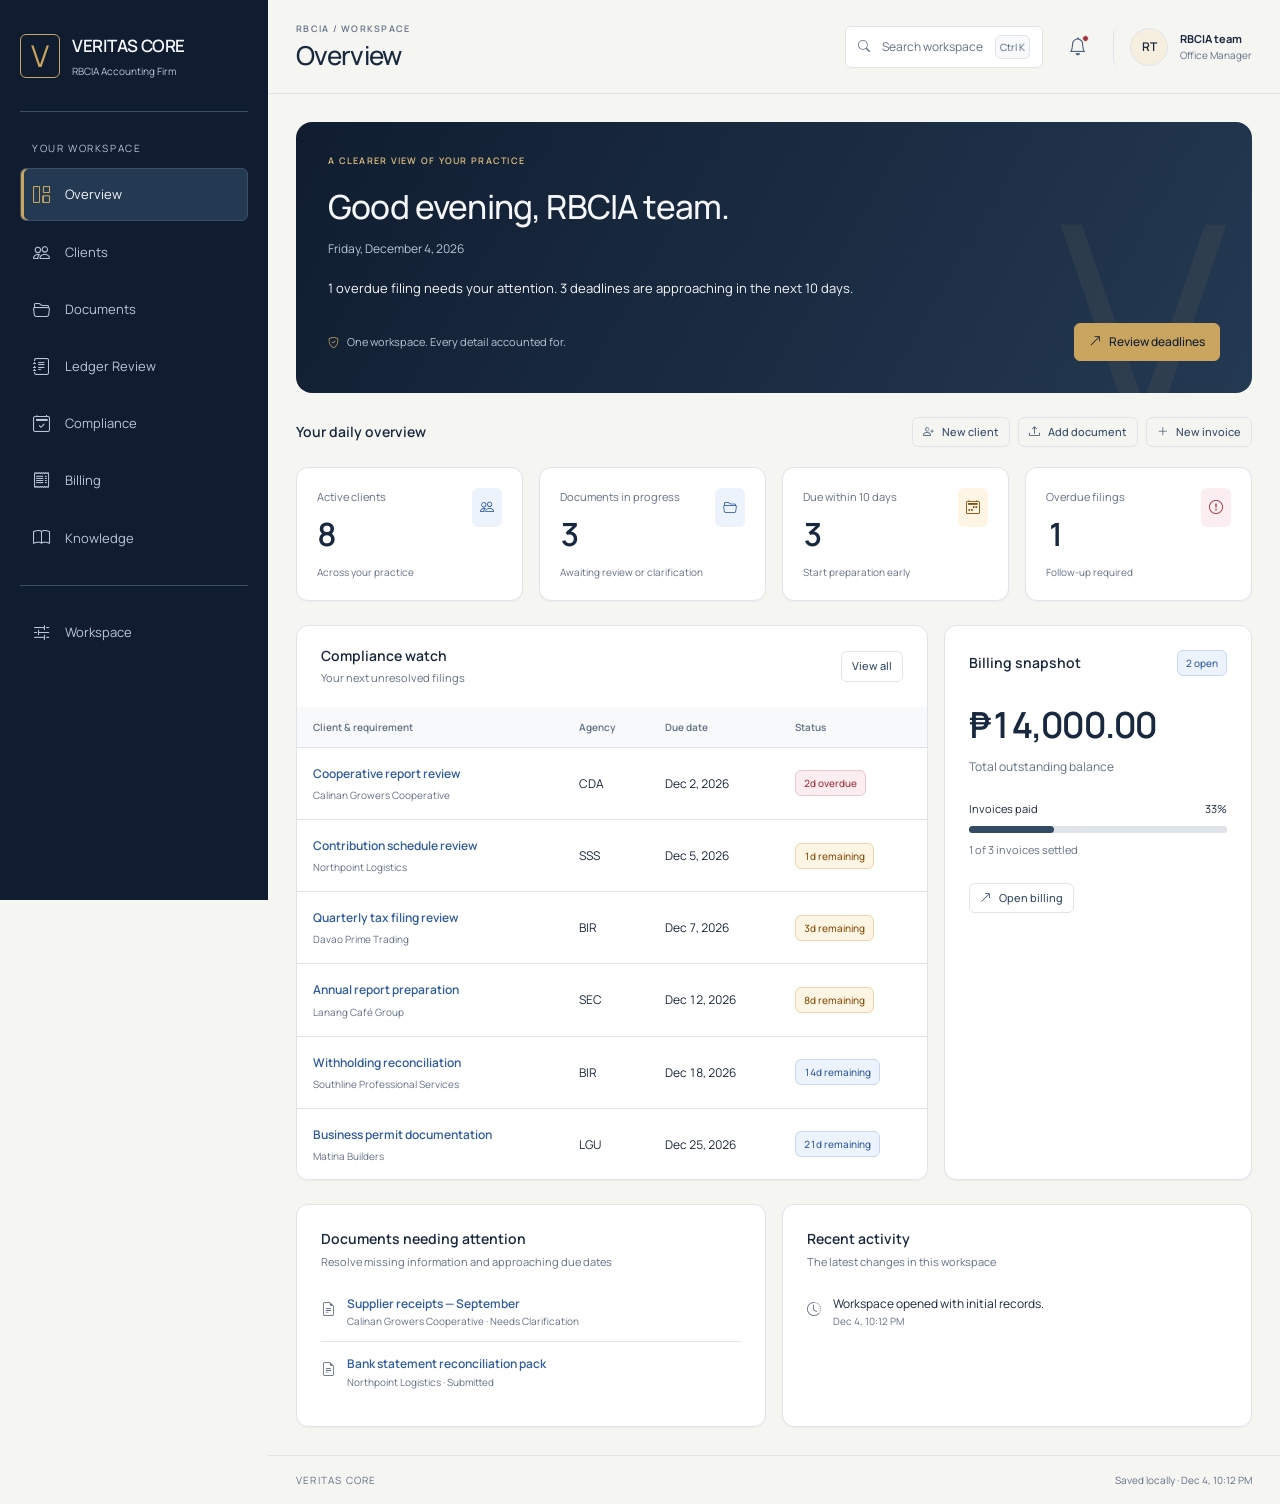
<file: index.html>
<!doctype html>
<html lang="en">
<head>
  <meta charset="utf-8">
  <meta name="viewport" content="width=device-width, initial-scale=1">
  <meta name="description" content="VERITAS CORE — RBCIA Accounting Firm's client, document, and compliance workspace.">
  <meta name="theme-color" content="#101d30">
  <title>VERITAS CORE — RBCIA Accounting Firm</title>
  <link rel="icon" href="data:image/svg+xml,%3Csvg xmlns='http://www.w3.org/2000/svg' viewBox='0 0 64 64'%3E%3Crect width='64' height='64' rx='14' fill='%23101d30'/%3E%3Ctext x='32' y='46' text-anchor='middle' font-family='Georgia' font-size='46' fill='%23c9a55f'%3EV%3C/text%3E%3C/svg%3E">
  <link rel="preconnect" href="https://fonts.googleapis.com">
  <link rel="preconnect" href="https://fonts.gstatic.com" crossorigin>
  <link href="https://fonts.googleapis.com/css2?family=Manrope:wght@400;500;600;700&display=swap" rel="stylesheet">
  <link href="https://cdn.jsdelivr.net/npm/bootstrap@5.3.3/dist/css/bootstrap.min.css" rel="stylesheet">
  <link href="https://cdn.jsdelivr.net/npm/bootstrap-icons@1.11.3/font/bootstrap-icons.css" rel="stylesheet">
  <link href="css/styles.css" rel="stylesheet">
</head>
<body>
  <a class="skip-link" href="#viewRoot">Skip to content</a>
  <div class="app-shell">
    <aside class="sidebar" id="sidebar" aria-label="Workspace navigation">
      <a class="brand" href="#overview" data-action="navigate" data-view="overview" aria-label="Veritas Core overview">
        <span class="brand-mark" aria-hidden="true">V</span>
        <span><span class="brand-name">VERITAS CORE</span><span class="brand-caption">RBCIA Accounting Firm</span></span>
      </a>
      <button class="icon-button sidebar-close" id="sidebarClose" aria-label="Close navigation"><i class="bi bi-x-lg" aria-hidden="true"></i></button>
      <div class="nav-label">YOUR WORKSPACE</div>
      <nav id="mainNav" aria-label="Primary navigation">
        <button class="nav-item active" data-action="navigate" data-view="overview" aria-current="page"><i class="bi bi-grid-1x2" aria-hidden="true"></i>Overview</button>
        <button class="nav-item" data-action="navigate" data-view="clients"><i class="bi bi-people" aria-hidden="true"></i>Clients</button>
        <button class="nav-item" data-action="navigate" data-view="documents"><i class="bi bi-folder2-open" aria-hidden="true"></i>Documents</button>
        <button class="nav-item" data-action="navigate" data-view="ledger"><i class="bi bi-journal-text" aria-hidden="true"></i>Ledger Review</button>
        <button class="nav-item" data-action="navigate" data-view="compliance"><i class="bi bi-calendar2-check" aria-hidden="true"></i>Compliance</button>
        <button class="nav-item" data-action="navigate" data-view="billing"><i class="bi bi-receipt" aria-hidden="true"></i>Billing</button>
        <button class="nav-item" data-action="navigate" data-view="knowledge"><i class="bi bi-book" aria-hidden="true"></i>Knowledge</button>
        <div class="nav-divider"></div>
        <button class="nav-item" data-action="navigate" data-view="workspace"><i class="bi bi-sliders2" aria-hidden="true"></i>Workspace</button>
      </nav>
    </aside>
    <button id="sidebarOverlay" class="sidebar-overlay" aria-label="Close navigation" tabindex="-1" hidden></button>
    <main class="main-area" id="mainArea">
      <header class="topbar">
        <div class="topbar-heading">
          <button class="icon-button mobile-toggle" id="sidebarToggle" aria-label="Open navigation" aria-controls="sidebar" aria-expanded="false"><i class="bi bi-list" aria-hidden="true"></i></button>
          <div><div class="eyebrow">RBCIA / WORKSPACE</div><h1 id="pageTitle">Overview</h1></div>
        </div>
        <div class="topbar-tools">
          <button id="commandTrigger" class="search-trigger" aria-haspopup="dialog" aria-controls="commandPalette"><i class="bi bi-search" aria-hidden="true"></i><span>Search workspace</span><kbd>Ctrl K</kbd></button>
          <div class="notification-wrap">
            <button id="notificationTrigger" class="icon-button" aria-label="Notifications" aria-controls="notificationPanel" aria-expanded="false"><i class="bi bi-bell" aria-hidden="true"></i><span id="notificationDot" class="notification-dot" hidden></span></button>
            <section id="notificationPanel" class="notification-panel" aria-label="Notifications" hidden></section>
          </div>
          <button id="profileTrigger" class="profile-button" aria-label="Open workspace settings"><span id="avatar" class="avatar">RT</span><span class="profile-copy"><strong id="userName">RBCIA team</strong><span id="userRole">Office Manager</span></span></button>
        </div>
      </header>
      <div class="content-wrap">
        <div id="storageAlert" class="system-alert" role="status" hidden></div>
        <div id="loadError" class="system-alert">Loading your workspace. If this message remains, check your connection and reload to load the interface resources.</div>
        <div id="viewRoot" tabindex="-1" aria-busy="true"></div>
      </div>
      <footer class="workspace-footer"><span>VERITAS CORE</span><span id="saveStatus">Workspace data is saved locally</span></footer>
    </main>
  </div>

  <div class="modal fade" id="formModal" tabindex="-1" role="dialog" aria-modal="true" aria-labelledby="formModalTitle">
    <div class="modal-dialog modal-lg modal-dialog-centered modal-dialog-scrollable"><div class="modal-content">
      <div class="modal-header"><div><div class="eyebrow">VERITAS CORE</div><h2 class="modal-title" id="formModalTitle">New record</h2></div><button class="btn-close" data-bs-dismiss="modal" aria-label="Close form"></button></div>
      <div class="modal-body"><form id="recordForm"><div id="formError" class="system-alert" role="alert" hidden></div><div id="formModalBody"></div><button type="submit" class="visually-hidden" tabindex="-1">Save record</button></form></div>
      <div class="modal-footer"><button class="btn btn-outline-secondary" data-bs-dismiss="modal">Cancel</button><button class="btn btn-primary" id="formSave" type="submit" form="recordForm">Save record</button></div>
    </div></div>
  </div>
  <div class="modal fade" id="detailModal" tabindex="-1" role="dialog" aria-modal="true" aria-labelledby="detailModalTitle">
    <div class="modal-dialog modal-lg modal-dialog-centered modal-dialog-scrollable"><div class="modal-content">
      <div class="modal-header"><div><div class="eyebrow">VERITAS CORE</div><h2 class="modal-title" id="detailModalTitle">Record details</h2></div><button class="btn-close" data-bs-dismiss="modal" aria-label="Close details"></button></div>
      <div class="modal-body" id="detailModalBody"></div><div class="modal-footer" id="detailModalFooter"></div>
    </div></div>
  </div>

  <dialog id="commandPalette" class="command-palette" aria-labelledby="commandTitle">
    <h2 id="commandTitle" class="visually-hidden">Search workspace</h2>
    <div class="command-input-wrap"><i class="bi bi-search" aria-hidden="true"></i><input id="commandInput" type="search" autocomplete="off" placeholder="Search pages, records, or actions…" role="combobox" aria-autocomplete="list" aria-expanded="true" aria-controls="commandResults" aria-label="Search pages, records, or actions"><button id="commandClose" class="key-button" aria-label="Close search">Esc</button></div>
    <div id="commandResults" class="command-results" role="listbox" aria-label="Search results"></div>
    <div class="command-footer"><span>↑ ↓ to navigate · Enter to open</span><span>VERITAS CORE</span></div>
    <div id="commandStatus" class="visually-hidden" aria-live="polite"></div>
  </dialog>
  <div id="toastStack" class="toast-stack" role="region" aria-label="Workspace messages" aria-live="polite" aria-relevant="additions"></div>
  <input type="file" id="importInput" accept=".json,application/json" hidden>
  <noscript><div class="system-alert">Enable JavaScript to use your Veritas Core workspace.</div></noscript>
  <script src="https://cdn.jsdelivr.net/npm/bootstrap@5.3.3/dist/js/bootstrap.bundle.min.js"></script>
  <script src="js/app.js"></script>
</body>
</html>
</file>
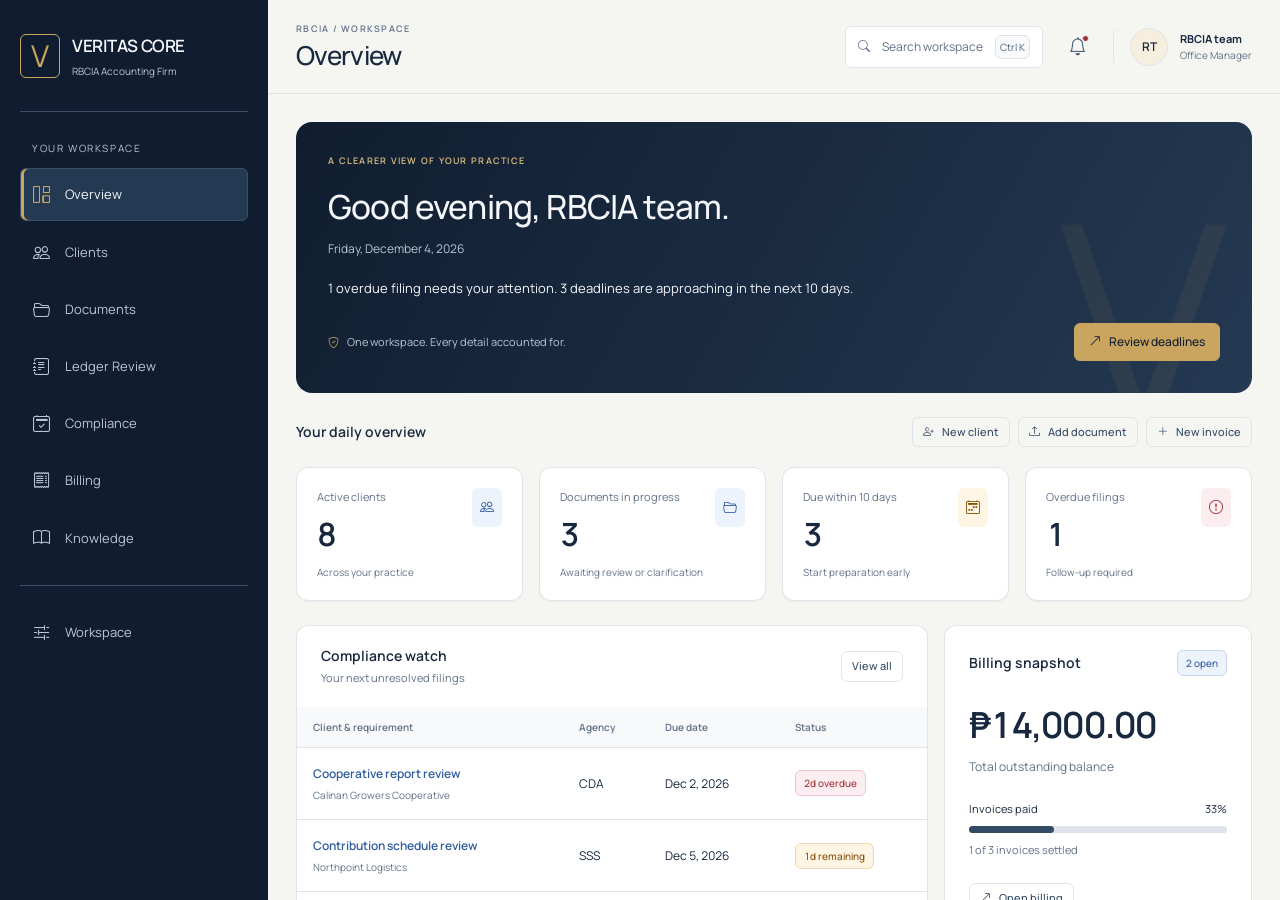
<file: index (2).html>
﻿<!doctype html>
<html lang="en">
<head>
  <meta charset="utf-8">
  <meta name="viewport" content="width=device-width, initial-scale=1">
  <meta http-equiv="refresh" content="0;url=index.html">
  <title>VERITAS CORE — RBCIA Accounting Firm</title>
</head>
<body><p><a href="index.html">Open Veritas Core</a></p></body>
</html>
</file>
<file: css/styles.css>
/* VERITAS CORE — shared tokens and component system. */
:root {
  --ink-950: #101d30;
  --ink-900: #18283e;
  --ink-800: #243952;
  --ink-700: #344b66;
  --ink-600: #4d627b;
  --ink-500: #617187;
  --brand: #c9a55f;
  --brand-hover: #ddbd7f;
  --brand-text: #72531d;
  --brand-soft: #f6efdf;
  --paper: #f5f5f2;
  --card: #ffffff;
  --surface: #f8f9fb;
  --line: #dfe4ea;
  --on-dark: #f5f7fb;
  --muted-dark: #b9c6d6;
  --dark-line: #3b4e64;
  --success: #226746;
  --success-soft: #ecf6ee;
  --success-line: #bddcc7;
  --warning: #865009;
  --warning-soft: #fff5e5;
  --warning-line: #efd6ac;
  --danger: #a0313b;
  --danger-soft: #fceef0;
  --danger-line: #edc6cc;
  --info: #315da0;
  --info-soft: #edf3fc;
  --info-line: #c7d8f2;
  --overlay: rgb(16 29 48 / 52%);
  --shadow-xs: 0 1px 2px rgb(16 29 48 / 4%);
  --shadow-sm: 0 4px 12px rgb(16 29 48 / 5%);
  --shadow-md: 0 12px 32px rgb(16 29 48 / 10%);
  --shadow-lg: 0 24px 70px rgb(16 29 48 / 22%);
  --radius-sm: 6px;
  --radius-md: 12px;
  --radius-lg: 16px;
  --space-1: 4px;
  --space-2: 8px;
  --space-3: 12px;
  --space-4: 16px;
  --space-5: 20px;
  --space-6: 24px;
  --space-7: 28px;
  --space-8: 32px;
  --font-body: 'Manrope', 'Segoe UI', system-ui, sans-serif;
  --font-display: var(--font-body);
  --ease: cubic-bezier(.4,0,.2,1);
  --sidebar-width: 268px;
  --bs-body-font-family: var(--font-body);
  --bs-body-color: var(--ink-900);
  --bs-body-bg: var(--paper);
  --bs-border-color: var(--line);
  --bs-secondary-color: var(--ink-500);
}
* { box-sizing: border-box; }
[hidden] { display: none !important; }
body { margin: 0; font: 14px/1.6 var(--font-body); color: var(--ink-900); background: var(--paper); }
button, input, select, textarea { font: inherit; }
button, a, input, select, textarea { transition: color .18s var(--ease), background-color .18s var(--ease), border-color .18s var(--ease), box-shadow .18s var(--ease); }
button { cursor: pointer; }
button:disabled { cursor: not-allowed; }
a { color: var(--info); }
a:hover { color: var(--ink-950); }
:focus-visible, .btn:focus-visible, .form-control:focus-visible, .form-select:focus-visible { outline: 3px solid var(--brand); outline-offset: 3px; box-shadow: none; }
h1, h2, h3, p { overflow-wrap: anywhere; }
h1, .brand-name, .hero-title, .stat-value, .modal-title, .billing-total { font-family: var(--font-display); letter-spacing: -.025em; font-weight: 600; }
h1 { font-size: 26px; margin: 0; font-weight: 500; }
h2, h3 { line-height: 1.4; }
.skip-link { position: fixed; left: var(--space-4); top: -100px; background: var(--ink-950); color: var(--on-dark); padding: var(--space-3) var(--space-4); border-radius: var(--radius-sm); z-index: 3000; }
.skip-link:focus { top: var(--space-4); color: var(--on-dark); }
.app-shell { min-height: 100vh; }
.sidebar { position: fixed; inset: 0 auto 0 0; width: var(--sidebar-width); background: var(--ink-950); padding: var(--space-8) var(--space-5) var(--space-6); color: var(--on-dark); display: flex; flex-direction: column; z-index: 1040; overflow-y: auto; }
.brand { display: flex; gap: var(--space-3); align-items: center; color: var(--on-dark); text-decoration: none; padding-bottom: var(--space-8); border-bottom: 1px solid var(--dark-line); }
.brand:hover { color: var(--brand-hover); }
.brand-mark { width: 40px; height: 44px; display: grid; place-items: center; border: 1px solid var(--brand); border-radius: var(--radius-sm); font: 30px var(--font-display); color: var(--brand); flex-shrink: 0; }
.brand-name { display: block; font-size: 17px; white-space: nowrap; }
.brand-caption { display: block; color: var(--muted-dark); font-size: 10px; margin-top: var(--space-1); }
.nav-label { color: var(--muted-dark); font-size: 10px; letter-spacing: .16em; margin: var(--space-7) var(--space-3) var(--space-3); }
.nav-item { border: 1px solid transparent; width: 100%; text-align: left; background: transparent; color: var(--muted-dark); display: flex; gap: var(--space-3); align-items: center; padding: var(--space-3); border-radius: var(--radius-sm); margin-bottom: var(--space-1); font-size: 13px; }
.nav-item i { font-size: 17px; width: 20px; }
.nav-item:hover { color: var(--on-dark); background: var(--ink-800); }
.nav-item.active { color: var(--on-dark); background: var(--ink-800); border-color: var(--dark-line); box-shadow: inset 3px 0 var(--brand); }
.nav-item.active i { color: var(--brand); }
.nav-divider { border-top: 1px solid var(--dark-line); margin: var(--space-5) 0; }
.main-area { margin-left: var(--sidebar-width); min-height: 100vh; display: flex; flex-direction: column; }
.topbar { min-height: 94px; position: sticky; top: 0; z-index: 1020; padding: var(--space-5) var(--space-7); display: flex; align-items: center; justify-content: space-between; gap: var(--space-4); border-bottom: 1px solid var(--line); background: color-mix(in srgb, var(--paper) 92%, transparent); backdrop-filter: blur(16px); }
.topbar-heading, .topbar-tools { display: flex; align-items: center; gap: var(--space-4); }
.eyebrow { color: var(--ink-500); font-size: 9px; font-weight: 600; letter-spacing: .14em; margin-bottom: var(--space-1); }
.search-trigger { display: flex; align-items: center; gap: var(--space-3); background: var(--card); border: 1px solid var(--line); border-radius: var(--radius-sm); padding: var(--space-2) var(--space-3); color: var(--ink-500); font-size: 12px; }
.search-trigger:hover { border-color: var(--brand); color: var(--ink-900); }
kbd, .key-button { font: 10px var(--font-body); background: var(--surface); border: 1px solid var(--line); color: var(--ink-600); border-radius: var(--radius-sm); padding: var(--space-1); }
.icon-button { position: relative; width: 38px; height: 38px; border: 1px solid transparent; display: inline-grid; place-items: center; color: var(--ink-600); border-radius: var(--radius-sm); background: transparent; font-size: 18px; flex-shrink: 0; }
.icon-button:hover { background: var(--card); border-color: var(--line); color: var(--ink-950); }
.profile-button { border: 0; border-left: 1px solid var(--line); padding: 0 0 0 var(--space-4); background: transparent; display: flex; align-items: center; gap: var(--space-3); text-align: left; border-radius: var(--radius-sm); }
.profile-button:hover .avatar { background: var(--brand); }
.avatar { width: 38px; height: 38px; border: 1px solid var(--line); border-radius: 50%; display: grid; place-items: center; background: var(--brand-soft); color: var(--ink-900); font-size: 12px; font-weight: 600; }
.profile-copy strong, .profile-copy span { display: block; font-size: 11px; color: var(--ink-900); }
.profile-copy span { color: var(--ink-500); font-size: 10px; }
.content-wrap { width: 100%; max-width: 1600px; margin: 0 auto; padding: var(--space-7); flex: 1; }
#viewRoot:focus { outline: none; }
.workspace-footer { display: flex; justify-content: space-between; gap: var(--space-4); border-top: 1px solid var(--line); padding: var(--space-4) var(--space-7); font-size: 10px; color: var(--ink-500); }
.workspace-footer > span:first-child { letter-spacing: .12em; }
.hero { position: relative; overflow: hidden; background: linear-gradient(120deg, var(--ink-950), var(--ink-800)); border-radius: var(--radius-lg); padding: var(--space-8); color: var(--on-dark); margin-bottom: var(--space-6); }
.hero::after { content: 'V'; font: 280px/.85 var(--font-display); position: absolute; right: var(--space-6); bottom: -45px; color: var(--brand); opacity: .08; pointer-events: none; }
.hero > * { position: relative; z-index: 1; }
.hero .eyebrow { color: var(--brand-hover); margin-bottom: var(--space-4); }
.hero-title { font-size: clamp(25px, 2.6vw, 36px); font-weight: 500; margin-bottom: var(--space-2); }
.hero-date { color: var(--muted-dark); font-size: 12px; }
.hero-summary { margin: var(--space-5) 0 0; max-width: 70ch; font-size: 13px; }
.hero-bottom { margin-top: var(--space-6); display: flex; align-items: center; justify-content: space-between; gap: var(--space-4); flex-wrap: wrap; }
.hero-note { color: var(--muted-dark); font-size: 11px; }
.hero-note i { color: var(--brand); margin-right: var(--space-2); }
.toolbar { display: flex; justify-content: space-between; align-items: center; flex-wrap: wrap; gap: var(--space-3); margin-bottom: var(--space-5); }
.toolbar-copy { margin: 0; font-size: 12px; color: var(--ink-500); }
.actions { display: flex; flex-wrap: wrap; align-items: center; gap: var(--space-2); }
.btn { --bs-btn-font-size: 12px; --bs-btn-font-weight: 500; --bs-btn-border-radius: var(--radius-sm); padding: 9px 14px; }
.btn i { margin-right: var(--space-2); }
.btn-primary { --bs-btn-color: var(--ink-950); --bs-btn-bg: var(--brand); --bs-btn-border-color: var(--brand); --bs-btn-hover-color: var(--ink-950); --bs-btn-hover-bg: var(--brand-hover); --bs-btn-hover-border-color: var(--brand-hover); --bs-btn-active-bg: var(--brand-hover); --bs-btn-active-color: var(--ink-950); --bs-btn-active-border-color: var(--brand); --bs-btn-disabled-bg: var(--brand); --bs-btn-disabled-border-color: var(--brand); --bs-btn-disabled-color: var(--ink-950); }
.btn-outline-secondary { --bs-btn-color: var(--ink-700); --bs-btn-border-color: var(--line); --bs-btn-hover-bg: var(--surface); --bs-btn-hover-color: var(--ink-950); --bs-btn-hover-border-color: var(--ink-500); --bs-btn-active-color: var(--ink-950); --bs-btn-active-bg: var(--surface); }
.btn-outline-danger { --bs-btn-color: var(--danger); --bs-btn-border-color: var(--danger-line); --bs-btn-hover-bg: var(--danger-soft); --bs-btn-hover-color: var(--danger); --bs-btn-hover-border-color: var(--danger); }
.btn-sm { padding: 6px 10px; font-size: 11px; }
.text-button { color: var(--info); background: transparent; padding: 0; border: 0; text-align: left; font-size: inherit; font-weight: 600; }
.text-button:hover { color: var(--ink-950); text-decoration: underline; }
.panel { background: var(--card); border: 1px solid var(--line); border-radius: var(--radius-md); box-shadow: var(--shadow-xs); height: 100%; }
.panel-pad { padding: var(--space-6); }
.panel-heading { padding: var(--space-5) var(--space-6); display: flex; align-items: center; justify-content: space-between; gap: var(--space-3); flex-wrap: wrap; }
.section-title { font-size: 14px; font-weight: 600; margin: 0; }
.section-description { font-size: 11px; color: var(--ink-500); margin: var(--space-1) 0 0; }
.stat { padding: var(--space-5); display: flex; align-items: flex-start; justify-content: space-between; gap: var(--space-2); }
.stat-label { color: var(--ink-500); font-size: 11px; }
.stat-value { font-size: clamp(24px,2.5vw,34px); line-height: 1.3; margin: var(--space-2) 0; font-variant-numeric: tabular-nums; overflow-wrap: anywhere; }
.stat-note { font-size: 10px; color: var(--ink-500); }
.stat-icon { border-radius: var(--radius-sm); padding: var(--space-2); color: var(--ink-700); background: var(--surface); }
.tone-danger { color: var(--danger); background: var(--danger-soft); border-color: var(--danger-line); }
.tone-warning { color: var(--warning); background: var(--warning-soft); border-color: var(--warning-line); }
.tone-success { color: var(--success); background: var(--success-soft); border-color: var(--success-line); }
.tone-info { color: var(--info); background: var(--info-soft); border-color: var(--info-line); }
.badge-status { display: inline-flex; align-items: center; gap: var(--space-1); padding: 4px 8px; border-radius: var(--radius-sm); border-width: 1px; border-style: solid; font-size: 10px; font-weight: 500; white-space: nowrap; }
.table-panel { overflow: hidden; }
.table { --bs-table-color: var(--ink-900); --bs-table-bg: var(--card); --bs-table-hover-bg: var(--surface); --bs-table-hover-color: var(--ink-950); margin: 0; font-variant-numeric: tabular-nums; }
.table thead th { background: var(--surface); color: var(--ink-500); font-size: 10px; font-weight: 600; border-bottom: 1px solid var(--line); padding: 12px 16px; white-space: nowrap; }
.table tbody td { font-size: 12px; padding: 16px; border-color: var(--line); vertical-align: middle; }
.table tbody tr:last-child td { border-bottom: 0; }
.table .subtext { font-size: 10px; margin-top: var(--space-1); }
.sort-button { border: 0; background: transparent; color: inherit; font-weight: inherit; padding: 0; }
.sort-button:hover { color: var(--ink-950); }
.sort-button i { margin-left: var(--space-1); }
.row-actions { display: flex; justify-content: flex-end; gap: var(--space-1); }
.row-actions .icon-button { width: 30px; height: 30px; font-size: 13px; }
.numeric { text-align: right; white-space: nowrap; font-variant-numeric: tabular-nums; }
.subtext { color: var(--ink-500); font-size: 12px; }
.filters { display: flex; align-items: end; gap: var(--space-3); flex-wrap: wrap; margin-bottom: var(--space-5); }
.filters > label { flex: 1; min-width: 140px; max-width: 240px; font-size: 11px; color: var(--ink-500); }
.filters .search-filter { max-width: 360px; flex: 2; }
.filters input, .filters select { margin-top: var(--space-1); }
.form-control, .form-select { background-color: var(--card); color: var(--ink-900); border-color: var(--line); border-radius: var(--radius-sm); font-size: 13px; min-height: 40px; }
.form-control:hover, .form-select:hover { border-color: var(--ink-500); }
.form-control:focus, .form-select:focus { border-color: var(--brand); box-shadow: none; background-color: var(--card); color: var(--ink-950); }
.form-label { font-size: 12px; font-weight: 500; }
.form-text { color: var(--ink-500); font-size: 11px; }
.required-mark { color: var(--danger); }
.form-check-input:checked { background-color: var(--ink-800); border-color: var(--ink-800); }
.form-check-input:focus { border-color: var(--brand); box-shadow: 0 0 0 3px var(--brand-soft); }
.empty-state { padding: var(--space-8); text-align: center; width: 100%; }
.empty-icon { width: 48px; height: 48px; display: grid; place-items: center; margin: 0 auto var(--space-4); background: var(--brand-soft); color: var(--brand-text); border-radius: var(--radius-md); font-size: 22px; }
.empty-state h2, .empty-state h3 { font-size: 15px; margin-bottom: var(--space-2); }
.empty-state p { font-size: 12px; color: var(--ink-500); max-width: 380px; margin: 0 auto var(--space-4); }
.billing-total { font-size: clamp(26px,3vw,36px); font-variant-numeric: tabular-nums; margin: var(--space-5) 0 var(--space-1); }
.metric-label { display: flex; justify-content: space-between; gap: var(--space-3); font-size: 11px; margin-bottom: var(--space-2); }
.metric-progress { display: block; width: 100%; height: 7px; appearance: none; border: 0; border-radius: var(--radius-sm); background: var(--line); accent-color: var(--ink-700); }
.metric-progress::-webkit-progress-bar { background: var(--line); border-radius: var(--radius-sm); }
.metric-progress::-webkit-progress-value { background: var(--ink-700); border-radius: var(--radius-sm); }
.metric-progress::-moz-progress-bar { background: var(--ink-700); border-radius: var(--radius-sm); }
.timeline { list-style: none; margin: var(--space-3) 0 0; padding: 0; }
.timeline li { display: flex; align-items: flex-start; gap: var(--space-3); padding: var(--space-3) 0; border-bottom: 1px solid var(--line); }
.timeline li:last-child { border-bottom: 0; }
.timeline i { color: var(--ink-500); margin-top: var(--space-1); }
.timeline .timeline-content { flex: 1; min-width: 0; font-size: 12px; }
.timeline .subtext { font-size: 10px; }
.deadline-card { display: flex; flex-direction: column; padding: var(--space-6); border-top: 3px solid var(--info); }
.deadline-card.urgent { border-top-color: var(--danger); }
.deadline-card.soon { border-top-color: var(--warning); }
.deadline-card.filed { border-top-color: var(--success); }
.deadline-card h2, .article-card h2 { font-size: 15px; margin: var(--space-4) 0 var(--space-2); }
.deadline-card .actions { margin-top: auto; padding-top: var(--space-5); }
.deadline-date { font-size: 12px; margin: var(--space-4) 0; }
.category-chips { display: flex; gap: var(--space-2); flex-wrap: wrap; margin-bottom: var(--space-5); }
.chip { border: 1px solid var(--line); background: var(--card); border-radius: 99px; padding: 6px 12px; font-size: 11px; color: var(--ink-600); }
.chip:hover { border-color: var(--brand); color: var(--ink-950); }
.chip.active { background: var(--ink-900); border-color: var(--ink-900); color: var(--on-dark); }
.article-card { padding: var(--space-6); display: flex; flex-direction: column; }
.article-preview { color: var(--ink-500); font-size: 12px; display: -webkit-box; -webkit-line-clamp: 3; -webkit-box-orient: vertical; overflow: hidden; }
.tag { display: inline-block; padding: 3px 7px; font-size: 10px; color: var(--brand-text); background: var(--brand-soft); border-radius: var(--radius-sm); }
.article-card .actions { margin-top: auto; padding-top: var(--space-4); }
.system-alert { color: var(--warning); background: var(--warning-soft); border: 1px solid var(--warning-line); border-radius: var(--radius-sm); padding: var(--space-3) var(--space-4); margin-bottom: var(--space-5); font-size: 12px; }
.danger-zone { border-color: var(--danger-line); }
.danger-zone .section-title { color: var(--danger); }
.data-count { display: flex; justify-content: space-between; padding: var(--space-3) 0; border-bottom: 1px solid var(--line); font-size: 12px; }
.data-count:last-child { border-bottom: 0; }
.modal-content { border-radius: var(--radius-lg); border: 1px solid var(--line); background: var(--card); box-shadow: var(--shadow-lg); }
.modal-header, .modal-footer { padding: var(--space-5) var(--space-6); border-color: var(--line); }
.modal-body { padding: var(--space-6); }
.modal-title { font-size: 23px; font-weight: 500; }
.modal-backdrop { --bs-backdrop-bg: var(--ink-950); }
.detail-grid { display: grid; grid-template-columns: repeat(2,minmax(0,1fr)); gap: var(--space-4); margin-bottom: var(--space-5); }
.detail-grid dt { color: var(--ink-500); font-size: 11px; font-weight: 400; }
.detail-grid dd { font-size: 13px; margin: var(--space-1) 0 0; overflow-wrap: anywhere; }
.mini-stats { display: grid; grid-template-columns: repeat(3,minmax(0,1fr)); gap: var(--space-3); margin: var(--space-5) 0; }
.mini-stat { padding: var(--space-4); border: 1px solid var(--line); background: var(--surface); border-radius: var(--radius-sm); }
.mini-stat strong { display: block; font-family: var(--font-display); font-size: 22px; font-variant-numeric: tabular-nums; overflow-wrap: anywhere; }
.mini-stat span { font-size: 10px; color: var(--ink-500); }
.prose { white-space: pre-wrap; font-size: 13px; overflow-wrap: anywhere; }
.notification-wrap { position: relative; }
.notification-dot { width: 7px; height: 7px; position: absolute; top: 6px; right: 7px; background: var(--danger); border-radius: 50%; border: 1px solid var(--paper); }
.notification-panel { position: absolute; top: 48px; right: 0; width: 360px; max-height: 70vh; overflow-y: auto; background: var(--card); border: 1px solid var(--line); border-radius: var(--radius-md); box-shadow: var(--shadow-md); }
.notification-item { display: flex; gap: var(--space-3); width: 100%; border: 0; border-top: 1px solid var(--line); background: var(--card); text-align: left; padding: var(--space-4); font-size: 12px; color: var(--ink-900); }
.notification-item:hover { background: var(--surface); }
.notification-item > i { color: var(--warning); }
.notification-item strong, .notification-item small { display: block; }
.notification-item small { color: var(--ink-500); margin-top: var(--space-1); }
.command-palette { width: min(640px,calc(100% - 32px)); padding: 0; margin: 12vh auto auto; border: 1px solid var(--line); border-radius: var(--radius-lg); background: var(--card); color: var(--ink-900); box-shadow: var(--shadow-lg); }
.command-palette::backdrop { background: var(--overlay); backdrop-filter: blur(3px); }
.command-input-wrap { display: flex; align-items: center; gap: var(--space-3); padding: var(--space-5); border-bottom: 1px solid var(--line); }
.command-input-wrap input { width: 100%; border: 0; background: transparent; color: var(--ink-900); min-width: 0; }
.command-input-wrap input:focus-visible { outline-offset: 6px; }
.key-button:hover { background: var(--brand-soft); }
.command-results { max-height: 52vh; overflow-y: auto; padding: var(--space-2); }
.command-group { color: var(--ink-500); text-transform: uppercase; letter-spacing: .09em; font-size: 9px; padding: var(--space-3) var(--space-3) var(--space-1); }
.command-result { padding: var(--space-3); display: flex; align-items: center; gap: var(--space-3); cursor: pointer; border-radius: var(--radius-sm); font-size: 12px; }
.command-result:hover, .command-result[aria-selected="true"] { background: var(--brand-soft); color: var(--ink-950); }
.command-result small { display: block; color: var(--ink-500); font-size: 10px; }
.command-footer { padding: var(--space-3) var(--space-5); border-top: 1px solid var(--line); display: flex; justify-content: space-between; font-size: 9px; color: var(--ink-500); }
.toast-stack { position: fixed; right: var(--space-5); bottom: var(--space-5); width: min(360px,calc(100vw - 40px)); z-index: 2000; display: grid; gap: var(--space-2); }
.app-toast { padding: var(--space-4); background: var(--card); border: 1px solid var(--line); border-left: 3px solid var(--success); border-radius: var(--radius-md); box-shadow: var(--shadow-md); display: flex; gap: var(--space-3); }
.app-toast.is-error { border-left-color: var(--danger); }
.app-toast strong { font-size: 10px; letter-spacing: .08em; }
.app-toast p { margin: var(--space-1) 0 0; font-size: 12px; }
.app-toast .icon-button { margin-left: auto; width: 26px; height: 26px; font-size: 13px; }
.mobile-toggle, .sidebar-close, .sidebar-overlay { display: none; }
@media (max-width: 1080px) {
  .profile-copy, .search-trigger span { display: none; }
  .topbar-tools { gap: var(--space-2); }
  .stat { padding: var(--space-4); }
}
@media (max-width: 991.98px) {
  .main-area { margin-left: 0; }
  .sidebar { transform: translateX(-100%); visibility: hidden; transition: transform .22s var(--ease), visibility .22s; }
  .sidebar.is-open { transform: translateX(0); visibility: visible; }
  .mobile-toggle, .sidebar-close { display: inline-grid; }
  .sidebar-close { color: var(--on-dark); position: absolute; top: var(--space-1); right: var(--space-1); }
  .sidebar-close:hover { color: var(--ink-950); }
  .sidebar-overlay:not([hidden]) { display: block; position: fixed; inset: 0; background: var(--overlay); border: 0; z-index: 1035; }
  body.nav-open { overflow: hidden; }
  .profile-copy, .search-trigger span { display: block; }
}
@media (max-width: 575.98px) {
  .topbar { padding: var(--space-4); min-height: 78px; gap: var(--space-2); }
  .topbar-heading { gap: var(--space-2); }
  h1 { font-size: 22px; }
  .profile-copy, .search-trigger span, .search-trigger kbd, .topbar-heading .eyebrow { display: none; }
  .profile-button { padding-left: var(--space-2); }
  .search-trigger { padding: var(--space-2); width: 34px; height: 36px; justify-content: center; }
  .topbar-tools { gap: var(--space-1); }
  .content-wrap { padding: var(--space-4); }
  .hero { padding: var(--space-6); }
  .panel-pad, .panel-heading { padding: var(--space-5); }
  .notification-panel { position: fixed; top: 75px; left: var(--space-4); right: var(--space-4); width: auto; }
  .toolbar > .actions { width: 100%; }
  .filters > label { max-width: none; }
  .detail-grid { grid-template-columns: 1fr; }
  .mini-stats { grid-template-columns: 1fr; }
  .workspace-footer { padding: var(--space-4); flex-wrap: wrap; }
  .modal-body, .modal-header, .modal-footer { padding: var(--space-5); }
  .command-footer > span:last-child { display: none; }
}
@media (prefers-reduced-motion: reduce) {
  *, *::before, *::after { transition: none !important; animation: none !important; scroll-behavior: auto !important; }
}
@media print {
  :root { --paper: #fff; --card: #fff; --ink-900: #000; --ink-500: #333; }
  body { background: var(--card); font-size: 11pt; }
  .sidebar, .topbar, .workspace-footer, .toast-stack, .sidebar-overlay, .modal-backdrop, .command-palette, .toolbar, .filters, .row-actions, .skip-link, #storageAlert { display: none !important; }
  .main-area { margin: 0; }
  .content-wrap { padding: 0; max-width: none; }
  body.modal-open .app-shell { display: none; }
  .modal.show { position: static; overflow: visible !important; }
  .modal-dialog, .modal-dialog-scrollable { max-width: none; width: 100%; height: auto; margin: 0; }
  .modal-content, .modal-dialog-scrollable .modal-content { border: 0; box-shadow: none; max-height: none; overflow: visible; }
  .modal-dialog-scrollable .modal-body { overflow: visible; }
  .modal-footer, .modal .btn-close, .modal .actions { display: none; }
  .panel, .mini-stat { box-shadow: none; break-inside: avoid; }
  .table-responsive { overflow: visible; }
  .hero { background: var(--card); color: var(--ink-900); border: 1px solid var(--line); }
  .hero-date, .hero-note, .hero .eyebrow { color: var(--ink-500); }
}
</file>
